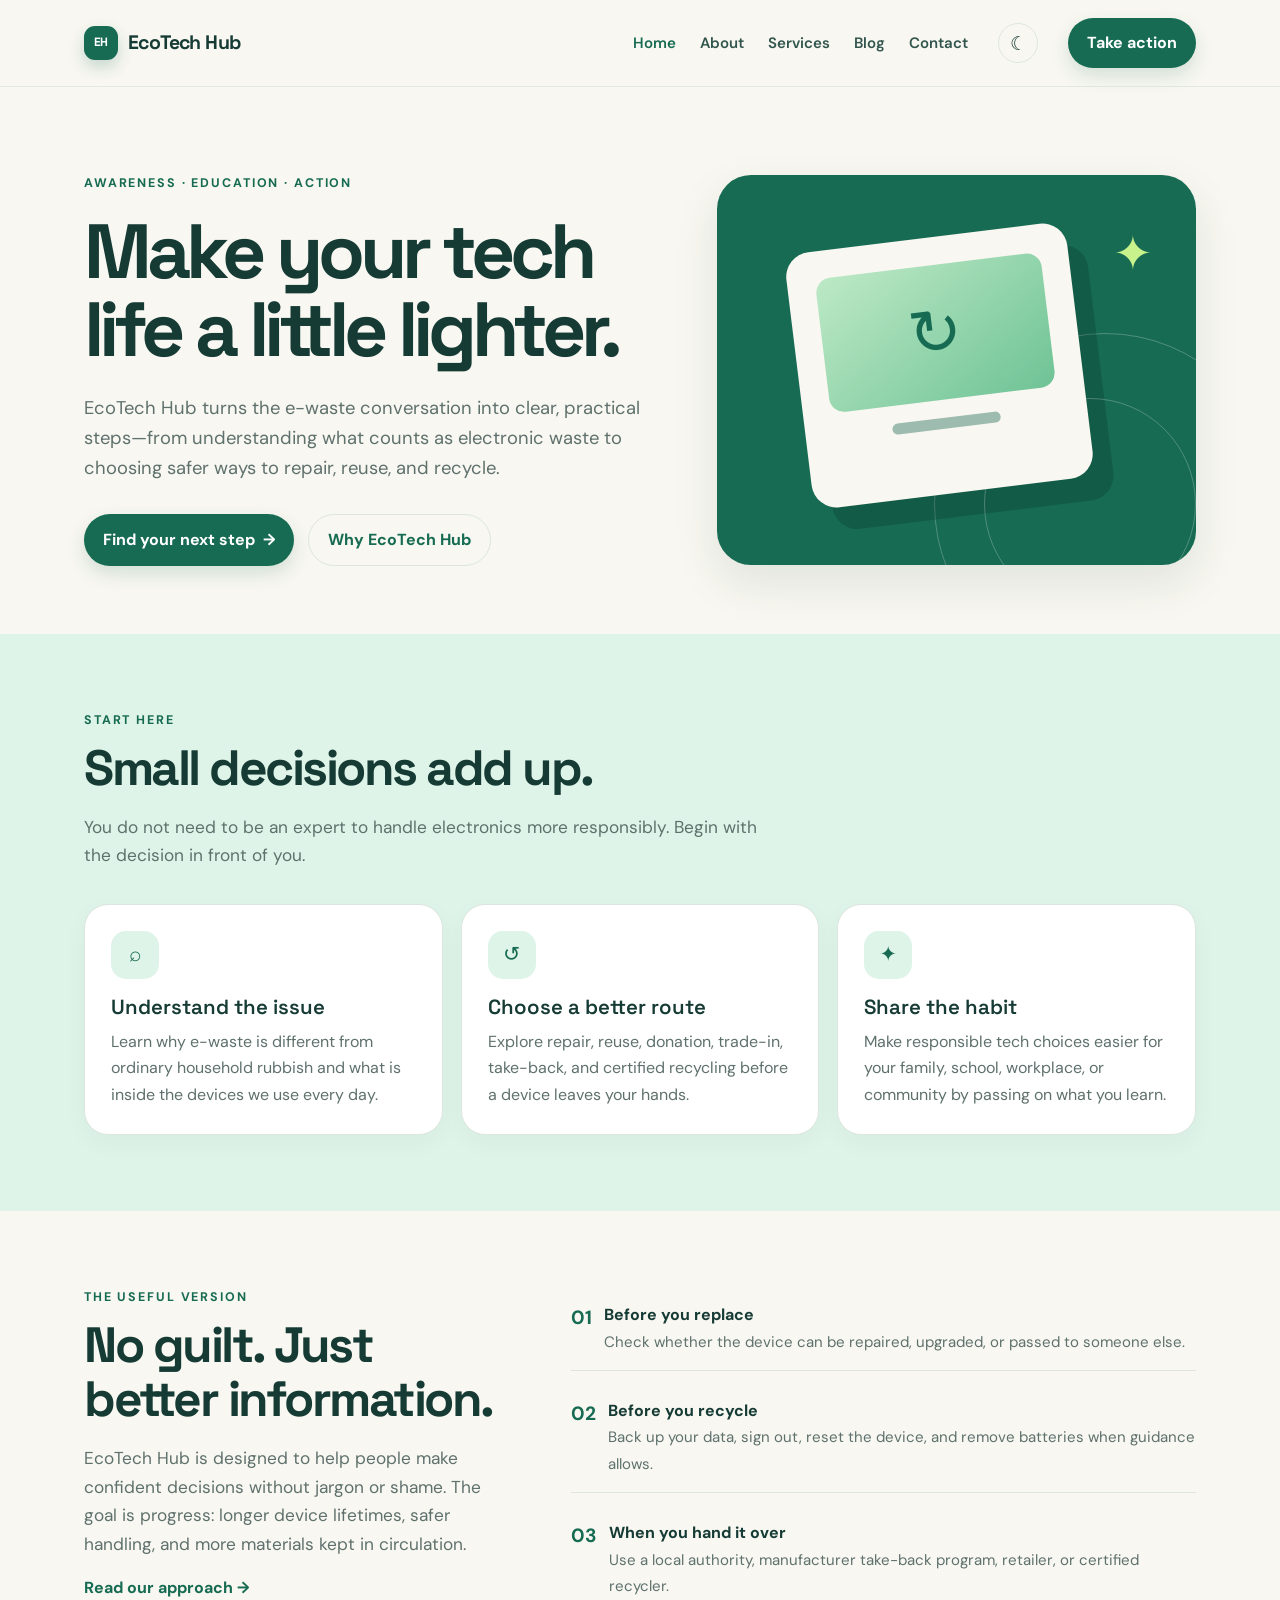
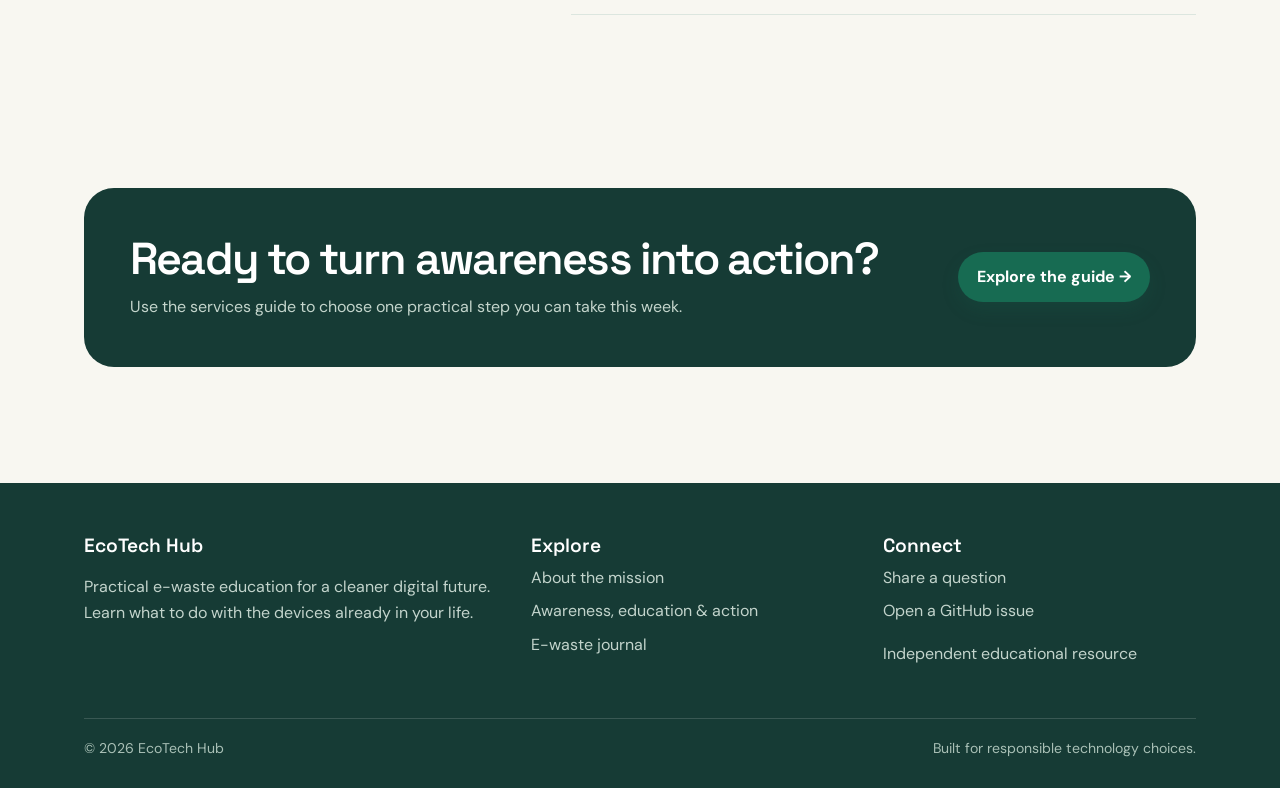
<file: index.html>
<!doctype html><html lang="en"><head>
<meta charset="utf-8">
<meta name="viewport" content="width=device-width, initial-scale=1">
<title>EcoTech Hub | E-waste awareness, education and action</title>
<meta name="description" content="EcoTech Hub helps people understand electronic waste, recycle responsibly, and take practical action for a cleaner digital future.">
<link rel="canonical" href="https://eyezake.github.io/ecotech-hub/">
<meta property="og:title" content="EcoTech Hub | E-waste awareness, education and action">
<meta property="og:description" content="EcoTech Hub helps people understand electronic waste, recycle responsibly, and take practical action for a cleaner digital future.">
<meta property="og:image" content="https://eyezake.github.io/ecotech-hub/og-image.png">
<meta property="og:url" content="https://eyezake.github.io/ecotech-hub/">
<meta property="og:type" content="website">
<meta property="og:site_name" content="EcoTech Hub">
<meta name="twitter:card" content="summary_large_image">
<meta name="twitter:title" content="EcoTech Hub | E-waste awareness, education and action">
<meta name="twitter:description" content="EcoTech Hub helps people understand electronic waste, recycle responsibly, and take practical action for a cleaner digital future.">
<meta name="twitter:image" content="https://eyezake.github.io/ecotech-hub/og-image.png">
<link rel="icon" href="./favicon.ico" sizes="any">
<link rel="stylesheet" href="./styles.css">
<script type="application/ld+json">{"@context":"https://schema.org","@type":"Organization","@id":"https://eyezake.github.io/ecotech-hub/#organization","name":"EcoTech Hub","url":"https://eyezake.github.io/ecotech-hub/","logo":"https://eyezake.github.io/ecotech-hub/og-image.png","description":"EcoTech Hub helps people understand electronic waste, recycle responsibly, and take practical action for a cleaner digital future."}</script>
</head><body><header class="site-header"><a class="skip-link" href="#main">Skip to content</a><div class="nav-wrap"><a class="brand" href="./"><span class="brand-mark" aria-hidden="true">EH</span><span>EcoTech Hub</span></a><button class="menu-toggle" aria-controls="site-nav" aria-expanded="false" aria-label="Open navigation">☰</button><nav id="site-nav" class="nav-links" aria-label="Primary navigation"><a href="./index.html" aria-current="page">Home</a><a href="./about.html">About</a><a href="./services.html">Services</a><a href="./blog.html">Blog</a><a href="./contact.html">Contact</a></nav><button class="theme-toggle" type="button" aria-pressed="false" aria-label="Switch to dark mode"><span class="theme-icon" aria-hidden="true">☾</span><span class="sr-only">Theme</span></button><a class="nav-cta" href="./contact.html">Take action</a></div></header><main id="main"><section class="hero"><div><div class="eyebrow">Awareness · education · action</div><h1>Make your tech life a little lighter.</h1><p>EcoTech Hub turns the e-waste conversation into clear, practical steps—from understanding what counts as electronic waste to choosing safer ways to repair, reuse, and recycle.</p><div class="actions"><a class="button" href="./services.html">Find your next step <span aria-hidden="true">→</span></a><a class="button secondary" href="./about.html">Why EcoTech Hub</a></div></div><div class="hero-art" role="img" aria-label="Illustration of a smartphone inside a circular economy loop"><div class="device"><div class="device-screen" aria-hidden="true">↻</div><div class="device-slot"></div></div><div class="orbit" aria-hidden="true">✦</div></div></section><section class="section-tint"><div class="inner"><div class="section-heading"><div class="eyebrow">Start here</div><h2>Small decisions add up.</h2><p>You do not need to be an expert to handle electronics more responsibly. Begin with the decision in front of you.</p></div><div class="grid"><article class="card"><div class="icon" aria-hidden="true">⌕</div><h3>Understand the issue</h3><p>Learn why e-waste is different from ordinary household rubbish and what is inside the devices we use every day.</p></article><article class="card"><div class="icon" aria-hidden="true">↺</div><h3>Choose a better route</h3><p>Explore repair, reuse, donation, trade-in, take-back, and certified recycling before a device leaves your hands.</p></article><article class="card"><div class="icon" aria-hidden="true">✦</div><h3>Share the habit</h3><p>Make responsible tech choices easier for your family, school, workplace, or community by passing on what you learn.</p></article></div></div></section><section class="section"><div class="split"><div class="section-heading"><div class="eyebrow">The useful version</div><h2>No guilt. Just better information.</h2><p>EcoTech Hub is designed to help people make confident decisions without jargon or shame. The goal is progress: longer device lifetimes, safer handling, and more materials kept in circulation.</p><a class="read-more" href="./about.html">Read our approach →</a></div><div class="checklist"><div class="check"><div class="checkmark">01</div><div><b>Before you replace</b><span>Check whether the device can be repaired, upgraded, or passed to someone else.</span></div></div><div class="check"><div class="checkmark">02</div><div><b>Before you recycle</b><span>Back up your data, sign out, reset the device, and remove batteries when guidance allows.</span></div></div><div class="check"><div class="checkmark">03</div><div><b>When you hand it over</b><span>Use a local authority, manufacturer take-back program, retailer, or certified recycler.</span></div></div></div></div></section><section class="section"><div class="banner"><div><h2>Ready to turn awareness into action?</h2><p>Use the services guide to choose one practical step you can take this week.</p></div><a class="button" href="./services.html">Explore the guide →</a></div></section></main><footer class="site-footer"><div class="footer-inner"><div class="footer-grid"><div><div class="footer-title">EcoTech Hub</div><p>Practical e-waste education for a cleaner digital future. Learn what to do with the devices already in your life.</p></div><div><div class="footer-title">Explore</div><a href="./about.html">About the mission</a><a href="./services.html">Awareness, education & action</a><a href="./blog.html">E-waste journal</a></div><div><div class="footer-title">Connect</div><a href="./contact.html">Share a question</a><a href="https://github.com/Eyezake/ecotech-hub/issues/new" rel="noopener">Open a GitHub issue</a><p>Independent educational resource</p></div></div><div class="copyright"><span>© 2026 EcoTech Hub</span><span>Built for responsible technology choices.</span></div></div></footer><script src="./scripts.js" defer></script></body></html>
</file>
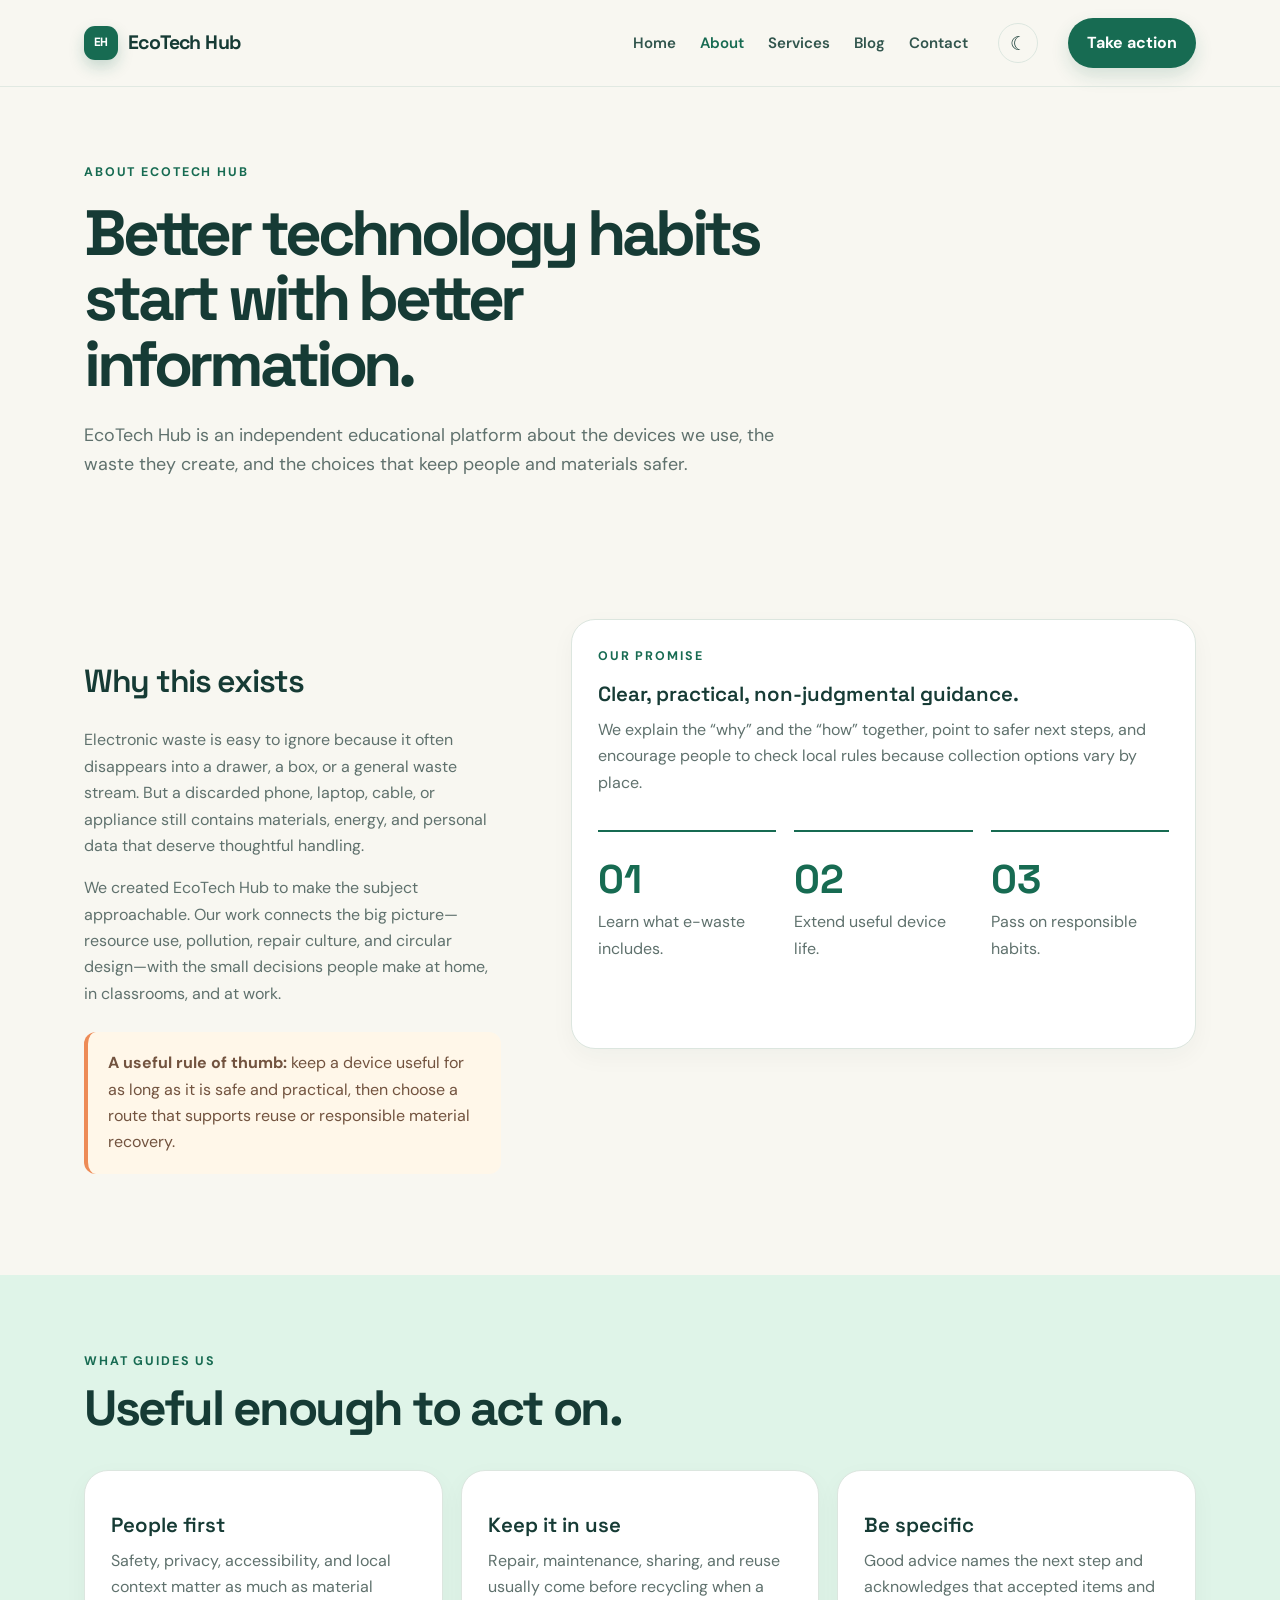
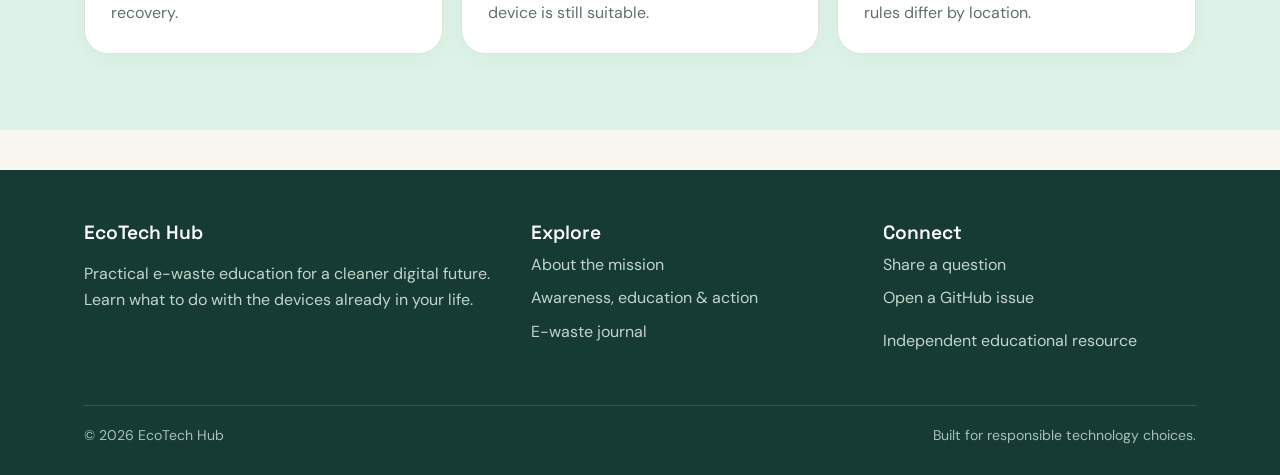
<file: about.html>
<!doctype html><html lang="en"><head>
<meta charset="utf-8">
<meta name="viewport" content="width=device-width, initial-scale=1">
<title>About EcoTech Hub | Practical e-waste education</title>
<meta name="description" content="Learn why EcoTech Hub exists and how our practical, non-judgmental approach connects e-waste awareness with everyday action.">
<link rel="canonical" href="https://eyezake.github.io/ecotech-hub/about.html">
<meta property="og:title" content="About EcoTech Hub | Practical e-waste education">
<meta property="og:description" content="Learn why EcoTech Hub exists and how our practical, non-judgmental approach connects e-waste awareness with everyday action.">
<meta property="og:image" content="https://eyezake.github.io/ecotech-hub/og-image.png">
<meta property="og:url" content="https://eyezake.github.io/ecotech-hub/about.html">
<meta property="og:type" content="website">
<meta property="og:site_name" content="EcoTech Hub">
<meta name="twitter:card" content="summary_large_image">
<meta name="twitter:title" content="About EcoTech Hub | Practical e-waste education">
<meta name="twitter:description" content="Learn why EcoTech Hub exists and how our practical, non-judgmental approach connects e-waste awareness with everyday action.">
<meta name="twitter:image" content="https://eyezake.github.io/ecotech-hub/og-image.png">
<link rel="icon" href="./favicon.ico" sizes="any">
<link rel="stylesheet" href="./styles.css">
<script type="application/ld+json">{"@context":"https://schema.org","@type":"Organization","@id":"https://eyezake.github.io/ecotech-hub/#organization","name":"EcoTech Hub","url":"https://eyezake.github.io/ecotech-hub/","logo":"https://eyezake.github.io/ecotech-hub/og-image.png","description":"EcoTech Hub helps people understand electronic waste, recycle responsibly, and take practical action for a cleaner digital future."}</script>
</head><body><header class="site-header"><a class="skip-link" href="#main">Skip to content</a><div class="nav-wrap"><a class="brand" href="./"><span class="brand-mark" aria-hidden="true">EH</span><span>EcoTech Hub</span></a><button class="menu-toggle" aria-controls="site-nav" aria-expanded="false" aria-label="Open navigation">☰</button><nav id="site-nav" class="nav-links" aria-label="Primary navigation"><a href="./index.html">Home</a><a href="./about.html" aria-current="page">About</a><a href="./services.html">Services</a><a href="./blog.html">Blog</a><a href="./contact.html">Contact</a></nav><button class="theme-toggle" type="button" aria-pressed="false" aria-label="Switch to dark mode"><span class="theme-icon" aria-hidden="true">☾</span><span class="sr-only">Theme</span></button><a class="nav-cta" href="./contact.html">Take action</a></div></header><main id="main"><section class="page-intro"><div class="eyebrow">About EcoTech Hub</div><h1>Better technology habits start with better information.</h1><p>EcoTech Hub is an independent educational platform about the devices we use, the waste they create, and the choices that keep people and materials safer.</p></section><section class="section"><div class="split"><div class="prose"><h2>Why this exists</h2><p>Electronic waste is easy to ignore because it often disappears into a drawer, a box, or a general waste stream. But a discarded phone, laptop, cable, or appliance still contains materials, energy, and personal data that deserve thoughtful handling.</p><p>We created EcoTech Hub to make the subject approachable. Our work connects the big picture—resource use, pollution, repair culture, and circular design—with the small decisions people make at home, in classrooms, and at work.</p><div class="notice"><strong>A useful rule of thumb:</strong> keep a device useful for as long as it is safe and practical, then choose a route that supports reuse or responsible material recovery.</div></div><div class="card"><div class="eyebrow">Our promise</div><h3>Clear, practical, non-judgmental guidance.</h3><p>We explain the “why” and the “how” together, point to safer next steps, and encourage people to check local rules because collection options vary by place.</p><div class="stats"><div class="stat"><div class="number">01</div><p>Learn what e-waste includes.</p></div><div class="stat"><div class="number">02</div><p>Extend useful device life.</p></div><div class="stat"><div class="number">03</div><p>Pass on responsible habits.</p></div></div></div></div></section><section class="section-tint"><div class="inner"><div class="section-heading"><div class="eyebrow">What guides us</div><h2>Useful enough to act on.</h2></div><div class="grid"><article class="card"><h3>People first</h3><p>Safety, privacy, accessibility, and local context matter as much as material recovery.</p></article><article class="card"><h3>Keep it in use</h3><p>Repair, maintenance, sharing, and reuse usually come before recycling when a device is still suitable.</p></article><article class="card"><h3>Be specific</h3><p>Good advice names the next step and acknowledges that accepted items and rules differ by location.</p></article></div></div></section></main><footer class="site-footer"><div class="footer-inner"><div class="footer-grid"><div><div class="footer-title">EcoTech Hub</div><p>Practical e-waste education for a cleaner digital future. Learn what to do with the devices already in your life.</p></div><div><div class="footer-title">Explore</div><a href="./about.html">About the mission</a><a href="./services.html">Awareness, education & action</a><a href="./blog.html">E-waste journal</a></div><div><div class="footer-title">Connect</div><a href="./contact.html">Share a question</a><a href="https://github.com/Eyezake/ecotech-hub/issues/new" rel="noopener">Open a GitHub issue</a><p>Independent educational resource</p></div></div><div class="copyright"><span>© 2026 EcoTech Hub</span><span>Built for responsible technology choices.</span></div></div></footer><script src="./scripts.js" defer></script></body></html>
</file>
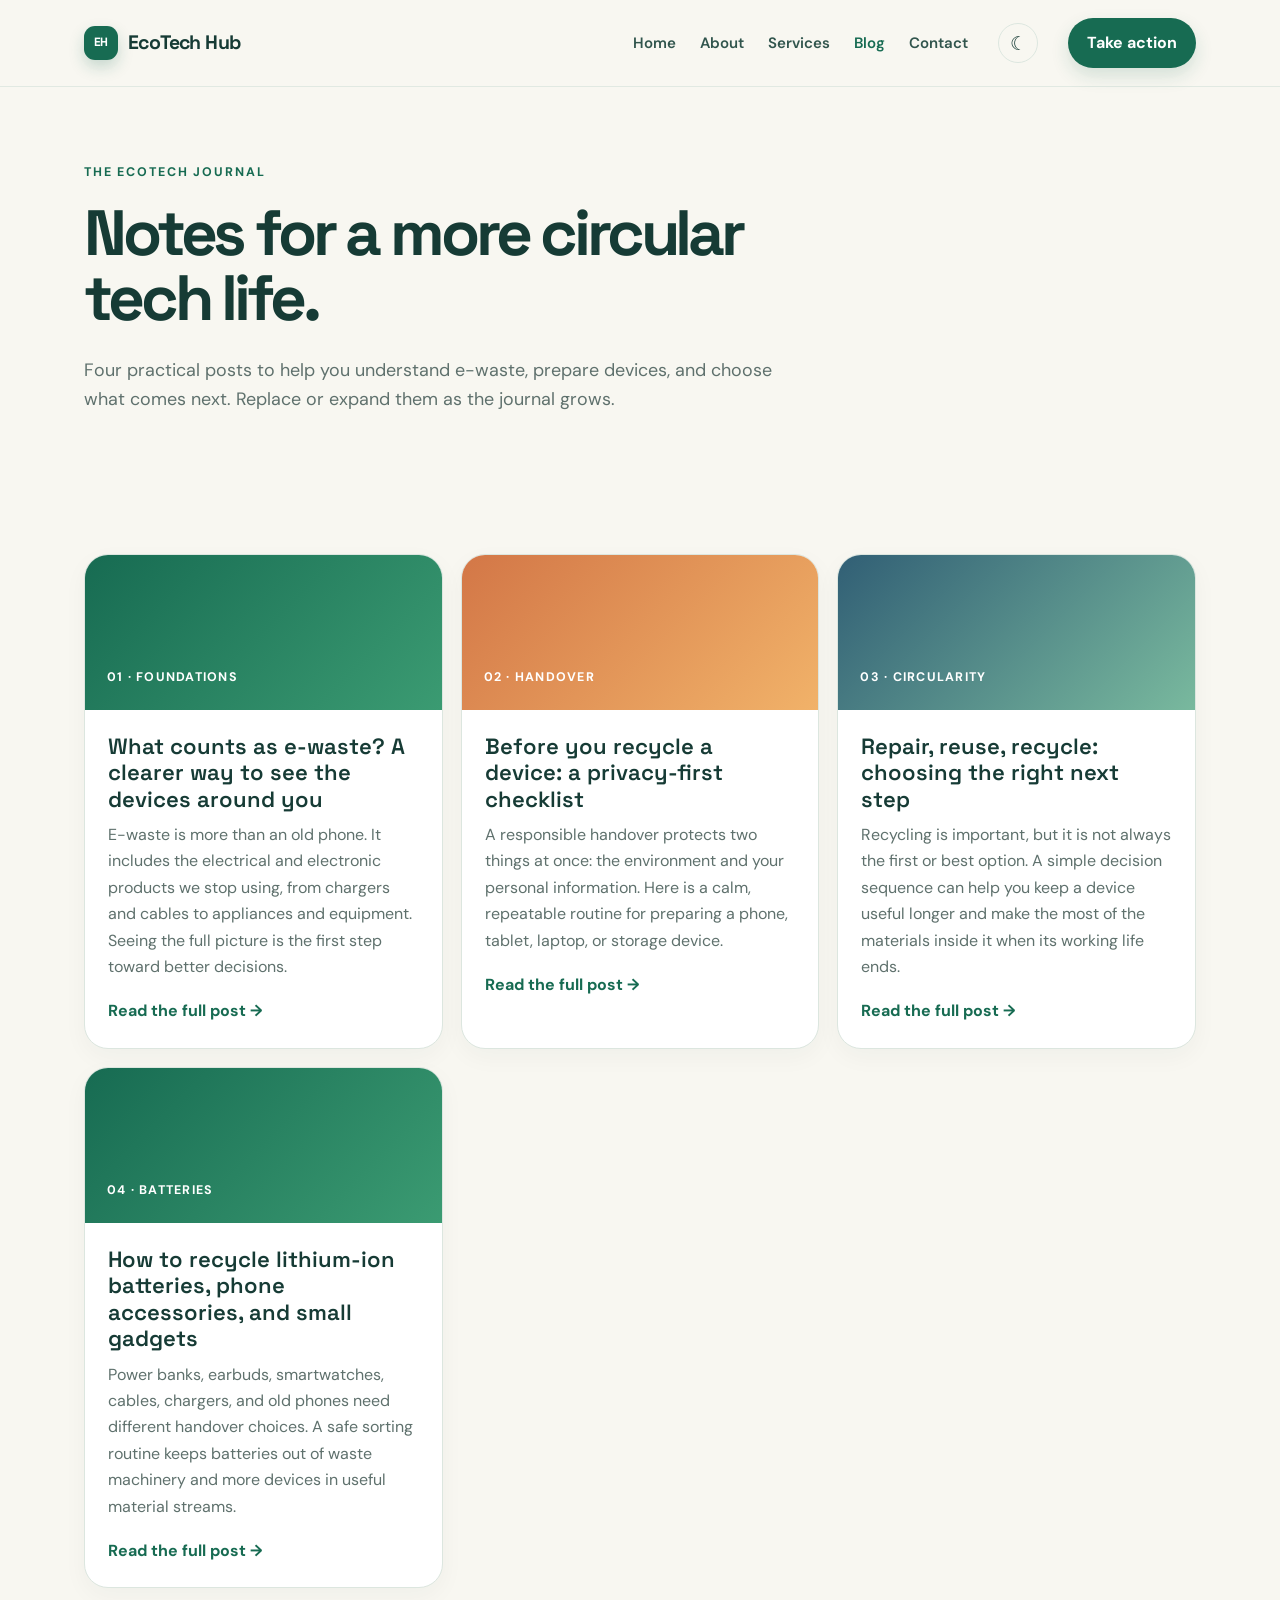
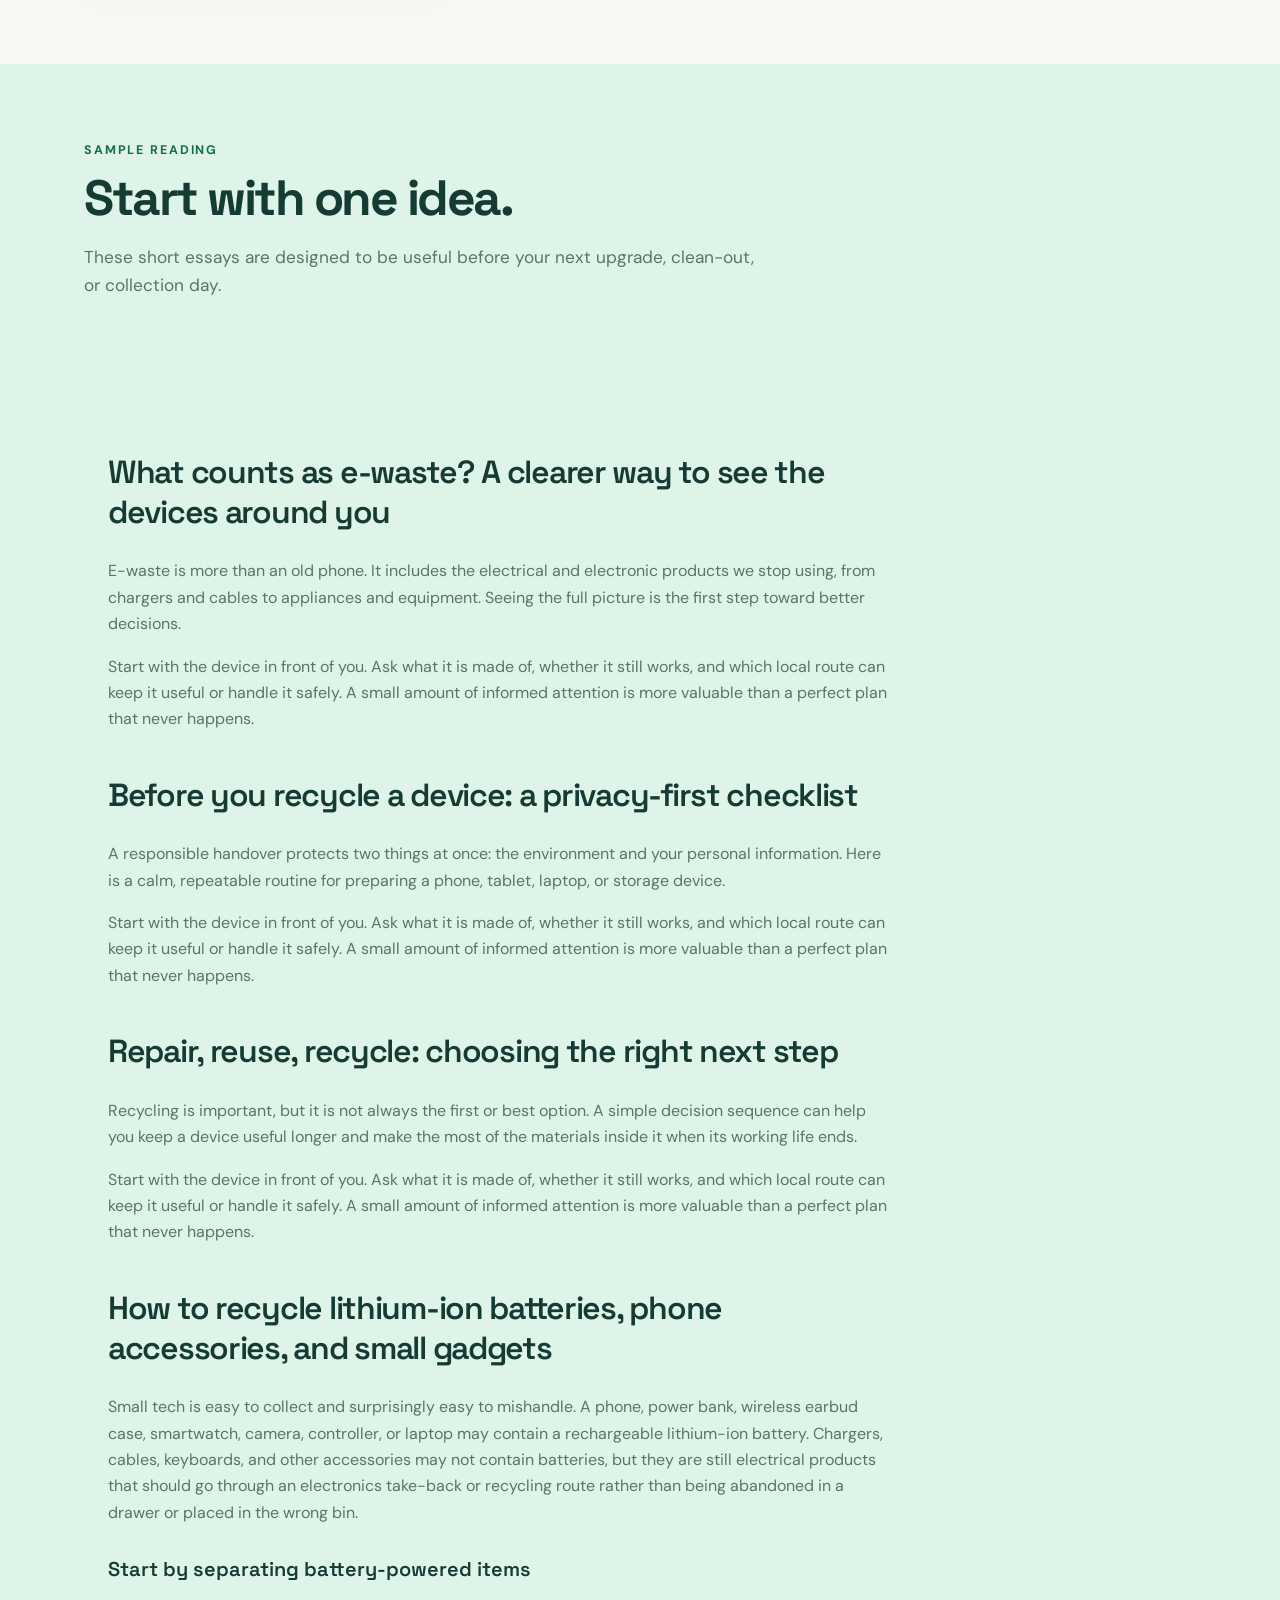
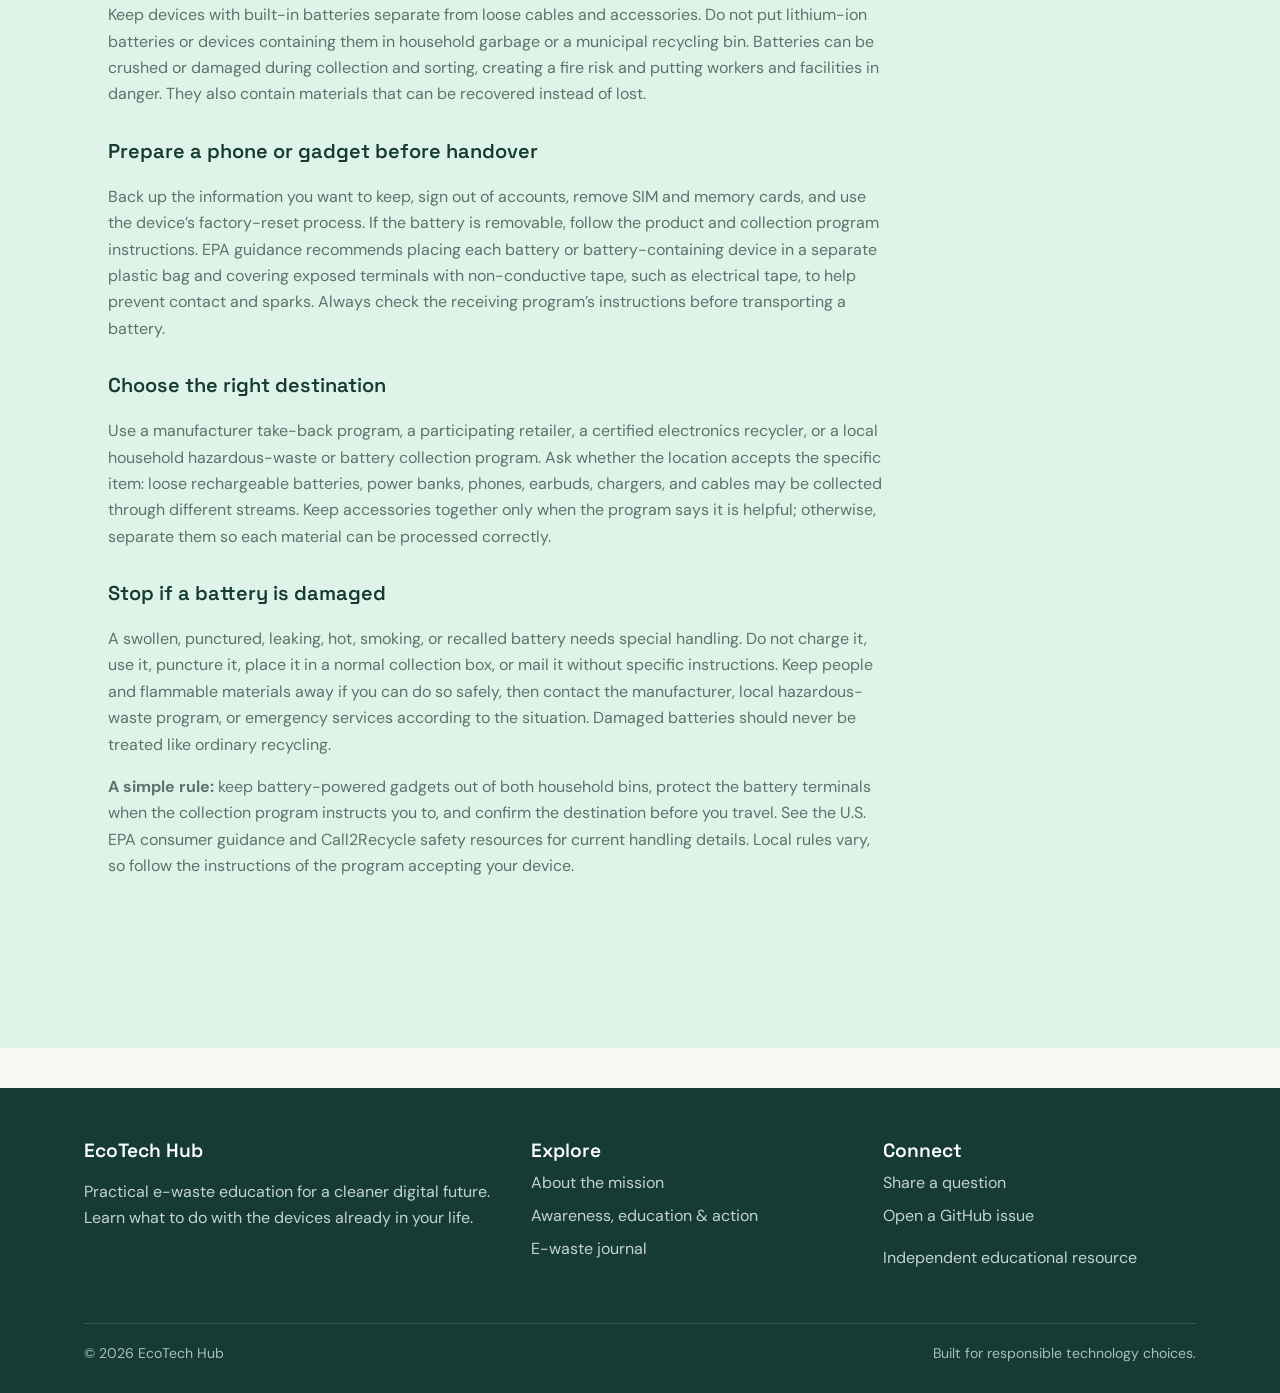
<file: blog.html>
<!doctype html><html lang="en"><head>
<meta charset="utf-8">
<meta name="viewport" content="width=device-width, initial-scale=1">
<title>Blog | E-waste journal | EcoTech Hub</title>
<meta name="description" content="Read practical EcoTech Hub articles about e-waste categories, privacy-safe recycling, repair, reuse, and circular technology habits.">
<link rel="canonical" href="https://eyezake.github.io/ecotech-hub/blog.html">
<meta property="og:title" content="Blog | E-waste journal | EcoTech Hub">
<meta property="og:description" content="Read practical EcoTech Hub articles about e-waste categories, privacy-safe recycling, repair, reuse, and circular technology habits.">
<meta property="og:image" content="https://eyezake.github.io/ecotech-hub/og-image.png">
<meta property="og:url" content="https://eyezake.github.io/ecotech-hub/blog.html">
<meta property="og:type" content="website">
<meta property="og:site_name" content="EcoTech Hub">
<meta name="twitter:card" content="summary_large_image">
<meta name="twitter:title" content="Blog | E-waste journal | EcoTech Hub">
<meta name="twitter:description" content="Read practical EcoTech Hub articles about e-waste categories, privacy-safe recycling, repair, reuse, and circular technology habits.">
<meta name="twitter:image" content="https://eyezake.github.io/ecotech-hub/og-image.png">
<link rel="icon" href="./favicon.ico" sizes="any">
<link rel="stylesheet" href="./styles.css">
<script type="application/ld+json">{"@context":"https://schema.org","@type":"Organization","@id":"https://eyezake.github.io/ecotech-hub/#organization","name":"EcoTech Hub","url":"https://eyezake.github.io/ecotech-hub/","logo":"https://eyezake.github.io/ecotech-hub/og-image.png","description":"EcoTech Hub helps people understand electronic waste, recycle responsibly, and take practical action for a cleaner digital future."}</script>
</head><body><header class="site-header"><a class="skip-link" href="#main">Skip to content</a><div class="nav-wrap"><a class="brand" href="./"><span class="brand-mark" aria-hidden="true">EH</span><span>EcoTech Hub</span></a><button class="menu-toggle" aria-controls="site-nav" aria-expanded="false" aria-label="Open navigation">☰</button><nav id="site-nav" class="nav-links" aria-label="Primary navigation"><a href="./index.html">Home</a><a href="./about.html">About</a><a href="./services.html">Services</a><a href="./blog.html" aria-current="page">Blog</a><a href="./contact.html">Contact</a></nav><button class="theme-toggle" type="button" aria-pressed="false" aria-label="Switch to dark mode"><span class="theme-icon" aria-hidden="true">☾</span><span class="sr-only">Theme</span></button><a class="nav-cta" href="./contact.html">Take action</a></div></header><main id="main"><section class="page-intro"><div class="eyebrow">The EcoTech journal</div><h1>Notes for a more circular tech life.</h1><p>Four practical posts to help you understand e-waste, prepare devices, and choose what comes next. Replace or expand them as the journal grows.</p></section><section class="section"><div class="post-grid"><article class="card post"><div class="post-top"><span>01 · Foundations</span></div><div class="post-body"><h2>What counts as e-waste? A clearer way to see the devices around you</h2><p>E-waste is more than an old phone. It includes the electrical and electronic products we stop using, from chargers and cables to appliances and equipment. Seeing the full picture is the first step toward better decisions.</p><a class="read-more" href="./blog.html#1">Read the full post →</a></div></article><article class="card post"><div class="post-top"><span>02 · Handover</span></div><div class="post-body"><h2>Before you recycle a device: a privacy-first checklist</h2><p>A responsible handover protects two things at once: the environment and your personal information. Here is a calm, repeatable routine for preparing a phone, tablet, laptop, or storage device.</p><a class="read-more" href="./blog.html#2">Read the full post →</a></div></article><article class="card post"><div class="post-top"><span>03 · Circularity</span></div><div class="post-body"><h2>Repair, reuse, recycle: choosing the right next step</h2><p>Recycling is important, but it is not always the first or best option. A simple decision sequence can help you keep a device useful longer and make the most of the materials inside it when its working life ends.</p><a class="read-more" href="./blog.html#3">Read the full post →</a></div></article><article class="card post"><div class="post-top"><span>04 · Batteries</span></div><div class="post-body"><h2>How to recycle lithium-ion batteries, phone accessories, and small gadgets</h2><p>Power banks, earbuds, smartwatches, cables, chargers, and old phones need different handover choices. A safe sorting routine keeps batteries out of waste machinery and more devices in useful material streams.</p><a class="read-more" href="./blog.html#4">Read the full post →</a></div></article></div></section><section class="section-tint"><div class="inner"><div class="section-heading"><div class="eyebrow">Sample reading</div><h2>Start with one idea.</h2><p>These short essays are designed to be useful before your next upgrade, clean-out, or collection day.</p></div><section class="section"><div class="prose"><article id="1"><h2>What counts as e-waste? A clearer way to see the devices around you</h2><p>E-waste is more than an old phone. It includes the electrical and electronic products we stop using, from chargers and cables to appliances and equipment. Seeing the full picture is the first step toward better decisions.</p><p>Start with the device in front of you. Ask what it is made of, whether it still works, and which local route can keep it useful or handle it safely. A small amount of informed attention is more valuable than a perfect plan that never happens.</p></article><article id="2"><h2>Before you recycle a device: a privacy-first checklist</h2><p>A responsible handover protects two things at once: the environment and your personal information. Here is a calm, repeatable routine for preparing a phone, tablet, laptop, or storage device.</p><p>Start with the device in front of you. Ask what it is made of, whether it still works, and which local route can keep it useful or handle it safely. A small amount of informed attention is more valuable than a perfect plan that never happens.</p></article><article id="3"><h2>Repair, reuse, recycle: choosing the right next step</h2><p>Recycling is important, but it is not always the first or best option. A simple decision sequence can help you keep a device useful longer and make the most of the materials inside it when its working life ends.</p><p>Start with the device in front of you. Ask what it is made of, whether it still works, and which local route can keep it useful or handle it safely. A small amount of informed attention is more valuable than a perfect plan that never happens.</p><article id="4"><h2>How to recycle lithium-ion batteries, phone accessories, and small gadgets</h2><p>Small tech is easy to collect and surprisingly easy to mishandle. A phone, power bank, wireless earbud case, smartwatch, camera, controller, or laptop may contain a rechargeable lithium-ion battery. Chargers, cables, keyboards, and other accessories may not contain batteries, but they are still electrical products that should go through an electronics take-back or recycling route rather than being abandoned in a drawer or placed in the wrong bin.</p><h3>Start by separating battery-powered items</h3><p>Keep devices with built-in batteries separate from loose cables and accessories. Do not put lithium-ion batteries or devices containing them in household garbage or a municipal recycling bin. Batteries can be crushed or damaged during collection and sorting, creating a fire risk and putting workers and facilities in danger. They also contain materials that can be recovered instead of lost.</p><h3>Prepare a phone or gadget before handover</h3><p>Back up the information you want to keep, sign out of accounts, remove SIM and memory cards, and use the device’s factory-reset process. If the battery is removable, follow the product and collection program instructions. EPA guidance recommends placing each battery or battery-containing device in a separate plastic bag and covering exposed terminals with non-conductive tape, such as electrical tape, to help prevent contact and sparks. Always check the receiving program’s instructions before transporting a battery.</p><h3>Choose the right destination</h3><p>Use a manufacturer take-back program, a participating retailer, a certified electronics recycler, or a local household hazardous-waste or battery collection program. Ask whether the location accepts the specific item: loose rechargeable batteries, power banks, phones, earbuds, chargers, and cables may be collected through different streams. Keep accessories together only when the program says it is helpful; otherwise, separate them so each material can be processed correctly.</p><h3>Stop if a battery is damaged</h3><p>A swollen, punctured, leaking, hot, smoking, or recalled battery needs special handling. Do not charge it, use it, puncture it, place it in a normal collection box, or mail it without specific instructions. Keep people and flammable materials away if you can do so safely, then contact the manufacturer, local hazardous-waste program, or emergency services according to the situation. Damaged batteries should never be treated like ordinary recycling.</p><p><strong>A simple rule:</strong> keep battery-powered gadgets out of both household bins, protect the battery terminals when the collection program instructs you to, and confirm the destination before you travel. See the <a href="https://www.epa.gov/recycle/used-lithium-ion-batteries" rel="noopener">U.S. EPA consumer guidance</a> and <a href="https://call2recycle.ca/safety/" rel="noopener">Call2Recycle safety resources</a> for current handling details. Local rules vary, so follow the instructions of the program accepting your device.</p></article></div></section></div></section></main><footer class="site-footer"><div class="footer-inner"><div class="footer-grid"><div><div class="footer-title">EcoTech Hub</div><p>Practical e-waste education for a cleaner digital future. Learn what to do with the devices already in your life.</p></div><div><div class="footer-title">Explore</div><a href="./about.html">About the mission</a><a href="./services.html">Awareness, education & action</a><a href="./blog.html">E-waste journal</a></div><div><div class="footer-title">Connect</div><a href="./contact.html">Share a question</a><a href="https://github.com/Eyezake/ecotech-hub/issues/new" rel="noopener">Open a GitHub issue</a><p>Independent educational resource</p></div></div><div class="copyright"><span>© 2026 EcoTech Hub</span><span>Built for responsible technology choices.</span></div></div></footer><script src="./scripts.js" defer></script></body></html>
</file>
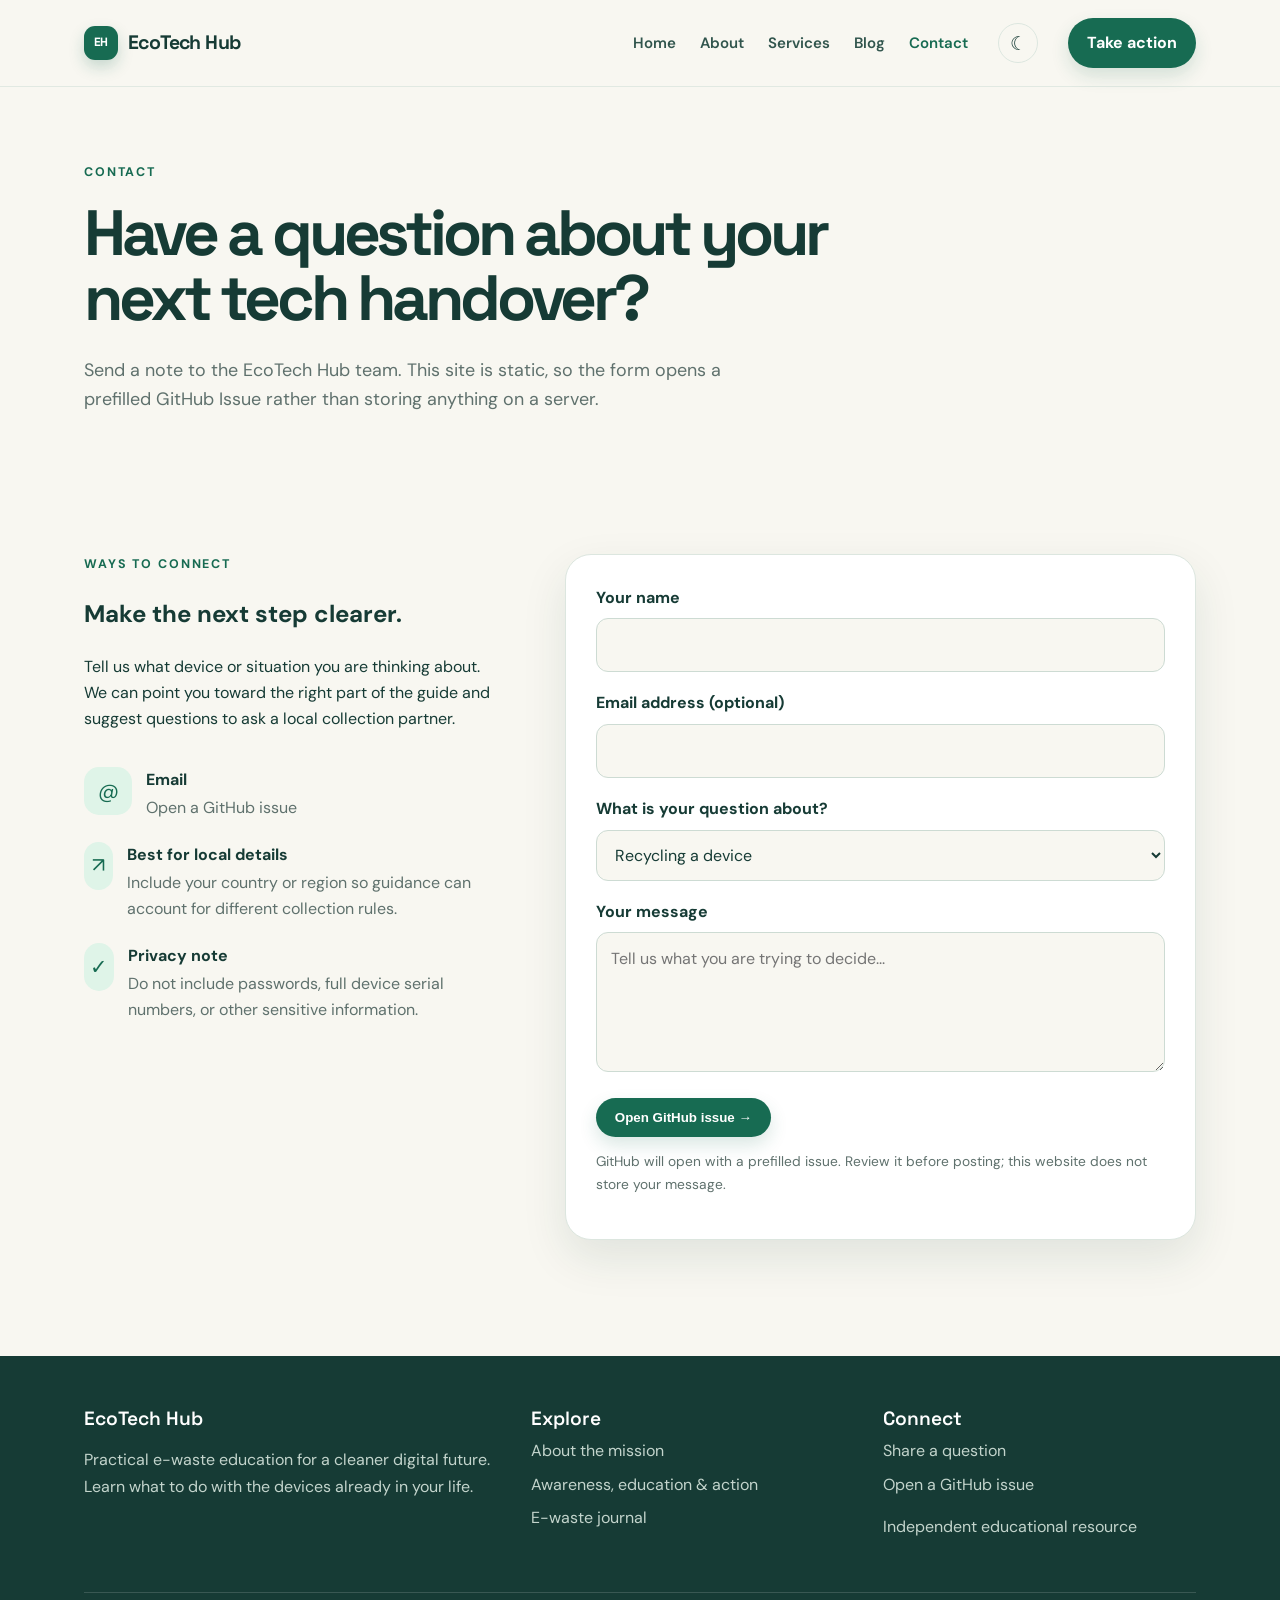
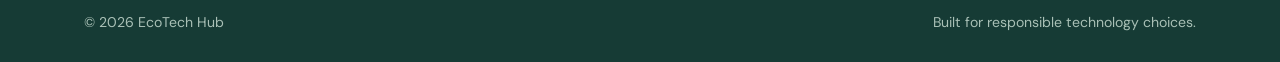
<file: contact.html>
<!doctype html><html lang="en"><head>
<meta charset="utf-8">
<meta name="viewport" content="width=device-width, initial-scale=1">
<title>Contact EcoTech Hub | Ask an e-waste question</title>
<meta name="description" content="Contact EcoTech Hub with a question about e-waste recycling, repair, reuse, data safety, or community education.">
<link rel="canonical" href="https://eyezake.github.io/ecotech-hub/contact.html">
<meta property="og:title" content="Contact EcoTech Hub | Ask an e-waste question">
<meta property="og:description" content="Contact EcoTech Hub with a question about e-waste recycling, repair, reuse, data safety, or community education.">
<meta property="og:image" content="https://eyezake.github.io/ecotech-hub/og-image.png">
<meta property="og:url" content="https://eyezake.github.io/ecotech-hub/contact.html">
<meta property="og:type" content="website">
<meta property="og:site_name" content="EcoTech Hub">
<meta name="twitter:card" content="summary_large_image">
<meta name="twitter:title" content="Contact EcoTech Hub | Ask an e-waste question">
<meta name="twitter:description" content="Contact EcoTech Hub with a question about e-waste recycling, repair, reuse, data safety, or community education.">
<meta name="twitter:image" content="https://eyezake.github.io/ecotech-hub/og-image.png">
<link rel="icon" href="./favicon.ico" sizes="any">
<link rel="stylesheet" href="./styles.css">
<script type="application/ld+json">{"@context":"https://schema.org","@type":"Organization","@id":"https://eyezake.github.io/ecotech-hub/#organization","name":"EcoTech Hub","url":"https://eyezake.github.io/ecotech-hub/","logo":"https://eyezake.github.io/ecotech-hub/og-image.png","description":"EcoTech Hub helps people understand electronic waste, recycle responsibly, and take practical action for a cleaner digital future."}</script>
</head><body><header class="site-header"><a class="skip-link" href="#main">Skip to content</a><div class="nav-wrap"><a class="brand" href="./"><span class="brand-mark" aria-hidden="true">EH</span><span>EcoTech Hub</span></a><button class="menu-toggle" aria-controls="site-nav" aria-expanded="false" aria-label="Open navigation">☰</button><nav id="site-nav" class="nav-links" aria-label="Primary navigation"><a href="./index.html">Home</a><a href="./about.html">About</a><a href="./services.html">Services</a><a href="./blog.html">Blog</a><a href="./contact.html" aria-current="page">Contact</a></nav><button class="theme-toggle" type="button" aria-pressed="false" aria-label="Switch to dark mode"><span class="theme-icon" aria-hidden="true">☾</span><span class="sr-only">Theme</span></button><a class="nav-cta" href="./contact.html">Take action</a></div></header><main id="main"><section class="page-intro"><div class="eyebrow">Contact</div><h1>Have a question about your next tech handover?</h1><p>Send a note to the EcoTech Hub team. This site is static, so the form opens a prefilled GitHub Issue rather than storing anything on a server.</p></section><section class="section"><article class="contact-layout"><div><div class="eyebrow">Ways to connect</div><h2>Make the next step clearer.</h2><p class="section-heading">Tell us what device or situation you are thinking about. We can point you toward the right part of the guide and suggest questions to ask a local collection partner.</p><div class="contact-list"><div class="contact-item"><div class="icon" aria-hidden="true">@</div><div><b>Email</b><p><a href="https://github.com/Eyezake/ecotech-hub/issues/new" rel="noopener">Open a GitHub issue</a></p></div></div><div class="contact-item"><div class="icon" aria-hidden="true">↗</div><div><b>Best for local details</b><p>Include your country or region so guidance can account for different collection rules.</p></div></div><div class="contact-item"><div class="icon" aria-hidden="true">✓</div><div><b>Privacy note</b><p>Do not include passwords, full device serial numbers, or other sensitive information.</p></div></div></div></div><div class="form-card"><form id="contact-form"><label for="name">Your name</label><input id="name" name="name" autocomplete="name" required><label for="email">Email address (optional)</label><input id="email" name="email" type="email" autocomplete="email"><label for="topic">What is your question about?</label><select id="topic" name="topic"><option>Recycling a device</option><option>Repair or reuse</option><option>Data and privacy</option><option>Community education</option><option>Something else</option></select><label for="message">Your message</label><textarea id="message" name="message" required placeholder="Tell us what you are trying to decide..."></textarea><button class="button" type="submit">Open GitHub issue →</button><p class="form-note">GitHub will open with a prefilled issue. Review it before posting; this website does not store your message.</p></form></div></div></section></main><footer class="site-footer"><div class="footer-inner"><div class="footer-grid"><div><div class="footer-title">EcoTech Hub</div><p>Practical e-waste education for a cleaner digital future. Learn what to do with the devices already in your life.</p></div><div><div class="footer-title">Explore</div><a href="./about.html">About the mission</a><a href="./services.html">Awareness, education & action</a><a href="./blog.html">E-waste journal</a></div><div><div class="footer-title">Connect</div><a href="./contact.html">Share a question</a><a href="https://github.com/Eyezake/ecotech-hub/issues/new" rel="noopener">Open a GitHub issue</a><p>Independent educational resource</p></div></div><div class="copyright"><span>© 2026 EcoTech Hub</span><span>Built for responsible technology choices.</span></div></div></footer><script src="./scripts.js" defer></script></body></html>
</file>
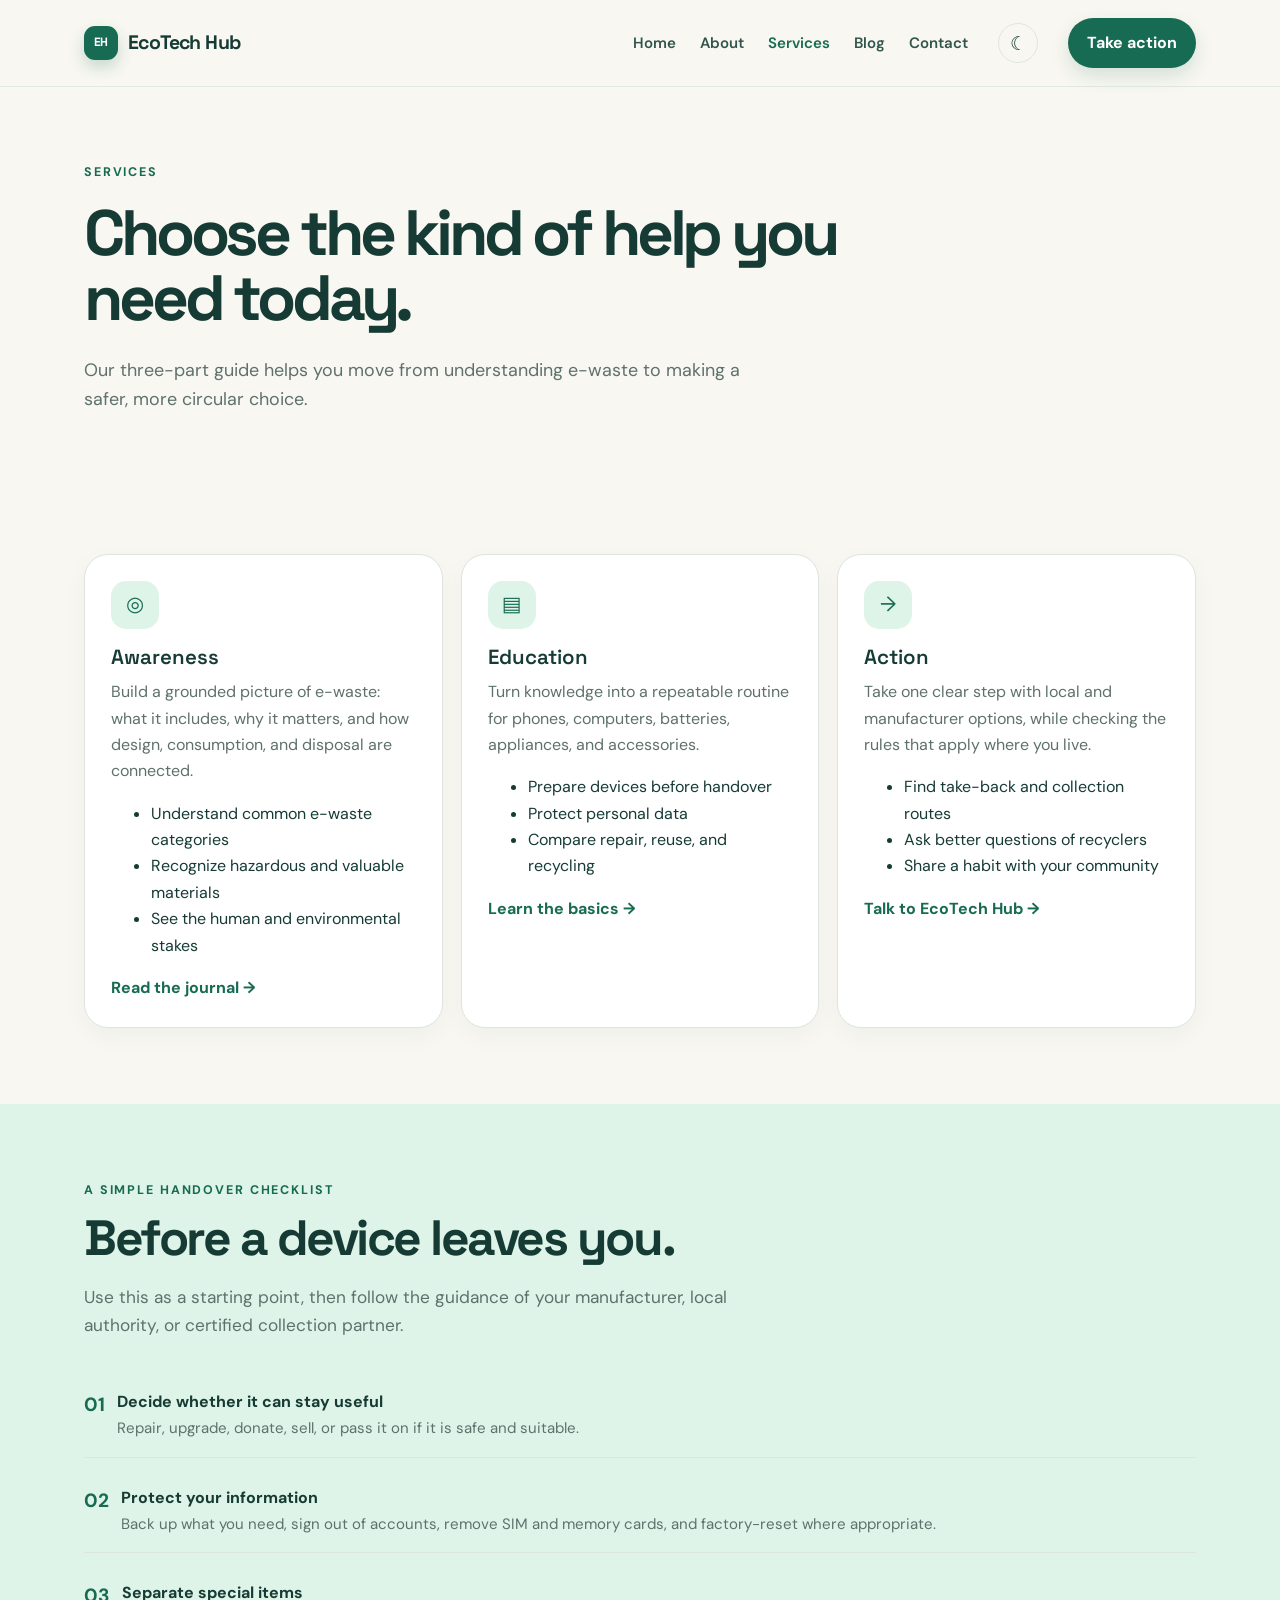
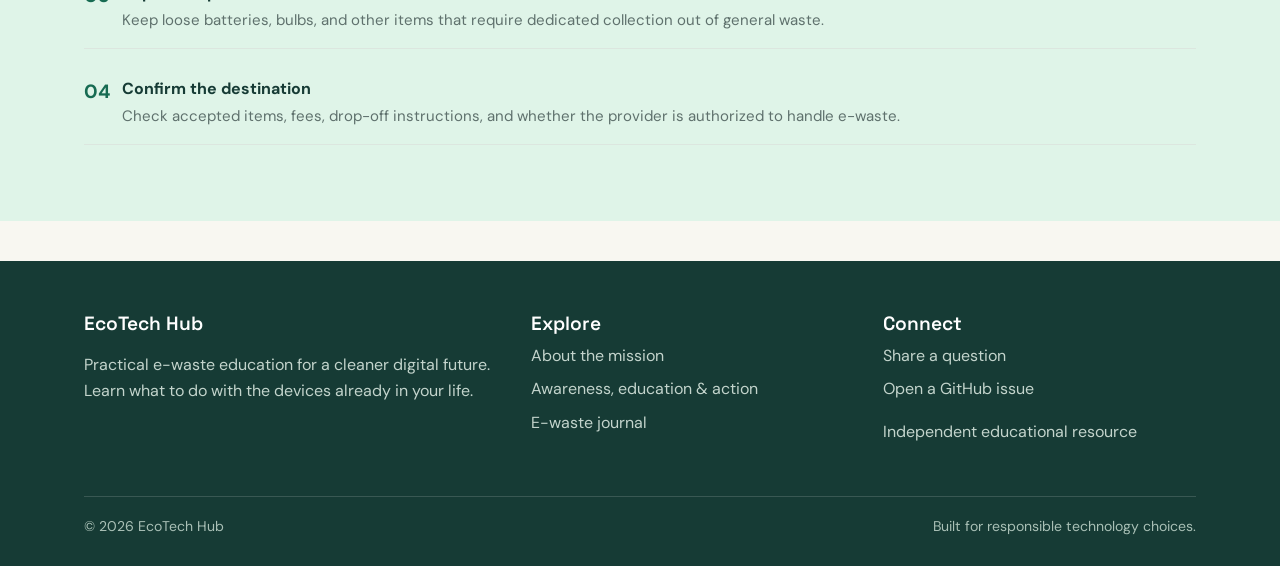
<file: services.html>
<!doctype html><html lang="en"><head>
<meta charset="utf-8">
<meta name="viewport" content="width=device-width, initial-scale=1">
<title>Services | E-waste awareness, education and action</title>
<meta name="description" content="Explore EcoTech Hub services for e-waste awareness, device education, privacy-safe handover, and practical recycling action.">
<link rel="canonical" href="https://eyezake.github.io/ecotech-hub/services.html">
<meta property="og:title" content="Services | E-waste awareness, education and action">
<meta property="og:description" content="Explore EcoTech Hub services for e-waste awareness, device education, privacy-safe handover, and practical recycling action.">
<meta property="og:image" content="https://eyezake.github.io/ecotech-hub/og-image.png">
<meta property="og:url" content="https://eyezake.github.io/ecotech-hub/services.html">
<meta property="og:type" content="website">
<meta property="og:site_name" content="EcoTech Hub">
<meta name="twitter:card" content="summary_large_image">
<meta name="twitter:title" content="Services | E-waste awareness, education and action">
<meta name="twitter:description" content="Explore EcoTech Hub services for e-waste awareness, device education, privacy-safe handover, and practical recycling action.">
<meta name="twitter:image" content="https://eyezake.github.io/ecotech-hub/og-image.png">
<link rel="icon" href="./favicon.ico" sizes="any">
<link rel="stylesheet" href="./styles.css">
<script type="application/ld+json">{"@context":"https://schema.org","@type":"Organization","@id":"https://eyezake.github.io/ecotech-hub/#organization","name":"EcoTech Hub","url":"https://eyezake.github.io/ecotech-hub/","logo":"https://eyezake.github.io/ecotech-hub/og-image.png","description":"EcoTech Hub helps people understand electronic waste, recycle responsibly, and take practical action for a cleaner digital future."}</script>
</head><body><header class="site-header"><a class="skip-link" href="#main">Skip to content</a><div class="nav-wrap"><a class="brand" href="./"><span class="brand-mark" aria-hidden="true">EH</span><span>EcoTech Hub</span></a><button class="menu-toggle" aria-controls="site-nav" aria-expanded="false" aria-label="Open navigation">☰</button><nav id="site-nav" class="nav-links" aria-label="Primary navigation"><a href="./index.html">Home</a><a href="./about.html">About</a><a href="./services.html" aria-current="page">Services</a><a href="./blog.html">Blog</a><a href="./contact.html">Contact</a></nav><button class="theme-toggle" type="button" aria-pressed="false" aria-label="Switch to dark mode"><span class="theme-icon" aria-hidden="true">☾</span><span class="sr-only">Theme</span></button><a class="nav-cta" href="./contact.html">Take action</a></div></header><main id="main"><section class="page-intro"><div class="eyebrow">Services</div><h1>Choose the kind of help you need today.</h1><p>Our three-part guide helps you move from understanding e-waste to making a safer, more circular choice.</p></section><section class="section"><div class="grid"><article class="card"><div class="icon" aria-hidden="true">◎</div><h3>Awareness</h3><p>Build a grounded picture of e-waste: what it includes, why it matters, and how design, consumption, and disposal are connected.</p><ul><li>Understand common e-waste categories</li><li>Recognize hazardous and valuable materials</li><li>See the human and environmental stakes</li></ul><a class="read-more" href="./blog.html">Read the journal →</a></article><article class="card"><div class="icon" aria-hidden="true">▤</div><h3>Education</h3><p>Turn knowledge into a repeatable routine for phones, computers, batteries, appliances, and accessories.</p><ul><li>Prepare devices before handover</li><li>Protect personal data</li><li>Compare repair, reuse, and recycling</li></ul><a class="read-more" href="./blog.html">Learn the basics →</a></article><article class="card"><div class="icon" aria-hidden="true">→</div><h3>Action</h3><p>Take one clear step with local and manufacturer options, while checking the rules that apply where you live.</p><ul><li>Find take-back and collection routes</li><li>Ask better questions of recyclers</li><li>Share a habit with your community</li></ul><a class="read-more" href="./contact.html">Talk to EcoTech Hub →</a></article></div></section><section class="section-tint"><div class="inner"><div class="section-heading"><div class="eyebrow">A simple handover checklist</div><h2>Before a device leaves you.</h2><p>Use this as a starting point, then follow the guidance of your manufacturer, local authority, or certified collection partner.</p></div><div class="checklist"><div class="check"><div class="checkmark">01</div><div><b>Decide whether it can stay useful</b><span>Repair, upgrade, donate, sell, or pass it on if it is safe and suitable.</span></div></div><div class="check"><div class="checkmark">02</div><div><b>Protect your information</b><span>Back up what you need, sign out of accounts, remove SIM and memory cards, and factory-reset where appropriate.</span></div></div><div class="check"><div class="checkmark">03</div><div><b>Separate special items</b><span>Keep loose batteries, bulbs, and other items that require dedicated collection out of general waste.</span></div></div><div class="check"><div class="checkmark">04</div><div><b>Confirm the destination</b><span>Check accepted items, fees, drop-off instructions, and whether the provider is authorized to handle e-waste.</span></div></div></div></div></section></main><footer class="site-footer"><div class="footer-inner"><div class="footer-grid"><div><div class="footer-title">EcoTech Hub</div><p>Practical e-waste education for a cleaner digital future. Learn what to do with the devices already in your life.</p></div><div><div class="footer-title">Explore</div><a href="./about.html">About the mission</a><a href="./services.html">Awareness, education & action</a><a href="./blog.html">E-waste journal</a></div><div><div class="footer-title">Connect</div><a href="./contact.html">Share a question</a><a href="https://github.com/Eyezake/ecotech-hub/issues/new" rel="noopener">Open a GitHub issue</a><p>Independent educational resource</p></div></div><div class="copyright"><span>© 2026 EcoTech Hub</span><span>Built for responsible technology choices.</span></div></div></footer><script src="./scripts.js" defer></script></body></html>
</file>
<file: styles.css>
@import url('https://fonts.googleapis.com/css2?family=DM+Sans:wght@400;500;600;700&family=Space+Grotesk:wght@500;600;700&display=swap');
:root{--ink:#163b35;--muted:#5f716d;--paper:#f8f7f1;--card:#fff;--line:#dce6df;--green:#176b52;--lime:#c8f28b;--mint:#dff4e8;--orange:#ed8b57;--shadow:0 18px 45px rgba(22,59,53,.10);--radius:24px;color-scheme:light}[data-theme="dark"]{--ink:#eaf5ef;--muted:#b4c8c0;--paper:#0d2420;--card:#173b34;--line:#31594f;--green:#6fddb0;--lime:#d3f5a1;--mint:#1b473c;--orange:#f4ad7f;--shadow:0 18px 45px rgba(0,0,0,.28);color-scheme:dark}*{box-sizing:border-box}html{scroll-behavior:smooth}body{margin:0;background:var(--paper);color:var(--ink);font:16px/1.65 'DM Sans',system-ui,sans-serif}a{color:inherit;text-decoration:none}a:hover{text-decoration:underline;text-underline-offset:3px}img{max-width:100%;display:block}.skip-link{position:absolute;left:-999px;top:8px;background:var(--ink);color:#fff;padding:8px 12px;border-radius:8px;z-index:10}.skip-link:focus{left:8px}.site-header{position:sticky;top:0;z-index:5;background:rgba(248,247,241,.94);backdrop-filter:blur(12px);border-bottom:1px solid rgba(220,230,223,.8)}.nav-wrap{max-width:1160px;margin:auto;padding:18px 24px;display:flex;align-items:center;gap:30px}.brand{display:flex;align-items:center;gap:10px;font-family:'Space Grotesk',sans-serif;font-weight:700;font-size:1.22rem;letter-spacing:-.03em;margin-right:auto}.brand-mark{width:34px;height:34px;border-radius:11px;background:var(--green);color:#fff;display:grid;place-items:center;font-size:.75rem;letter-spacing:-.08em;box-shadow:0 7px 15px rgba(23,107,82,.22)}.nav-links{display:flex;align-items:center;gap:24px;font-weight:600;font-size:.94rem;color:#31554d}.theme-toggle{display:inline-flex;align-items:center;justify-content:center;width:40px;height:40px;border:1px solid var(--line);border-radius:50%;background:transparent;color:var(--ink);cursor:pointer;font-size:1.2rem;transition:transform .2s,background .2s}.theme-toggle:hover{background:var(--mint);transform:rotate(12deg)}.nav-links a[aria-current=page]{color:var(--green)}.nav-cta,.button{display:inline-flex;align-items:center;justify-content:center;gap:8px;border:0;border-radius:999px;background:var(--green);color:#fff;padding:12px 19px;font-weight:700;cursor:pointer;box-shadow:0 8px 18px rgba(23,107,82,.16)}.nav-cta:hover,.button:hover{background:#0f553f;text-decoration:none;transform:translateY(-1px)}.menu-toggle{display:none;background:none;border:1px solid var(--line);border-radius:10px;padding:8px 10px;color:var(--ink);font-size:1.2rem}.hero{max-width:1160px;margin:0 auto;padding:86px 24px 68px;display:grid;grid-template-columns:1.08fr .92fr;gap:70px;align-items:center}.eyebrow{color:var(--green);font-size:.78rem;text-transform:uppercase;letter-spacing:.15em;font-weight:700}.hero h1,.page-intro h1{font:700 clamp(2.7rem,6vw,5.35rem)/1.02 'Space Grotesk',sans-serif;letter-spacing:-.065em;margin:18px 0 24px;max-width:720px}.hero p{font-size:1.15rem;color:var(--muted);max-width:570px}.actions{display:flex;gap:14px;flex-wrap:wrap;margin-top:30px}.button.secondary{background:transparent;color:var(--green);border:1px solid var(--line);box-shadow:none}.button.secondary:hover{background:var(--mint)}.hero-art{min-height:390px;border-radius:34px;background:var(--green);position:relative;overflow:hidden;padding:30px;box-shadow:var(--shadow)}.hero-art:before,.hero-art:after{content:'';position:absolute;border:1px solid rgba(255,255,255,.24);border-radius:50%;width:340px;height:340px;right:-80px;bottom:-110px}.hero-art:after{width:210px;height:210px;right:0;bottom:-45px}.device{position:absolute;left:17%;top:16%;width:59%;height:66%;background:var(--paper);border-radius:25px;transform:rotate(-7deg);box-shadow:18px 24px 0 rgba(5,46,38,.25);padding:28px}.device-screen{height:67%;border-radius:15px;background:linear-gradient(145deg,#bde9c6,#6fc396);display:grid;place-items:center;color:var(--green);font-size:4rem}.device-slot{height:11px;width:48%;margin:18px auto 0;background:#9ebbb0;border-radius:99px}.orbit{position:absolute;right:9%;top:10%;color:var(--lime);font-size:3rem}.section{max-width:1160px;margin:0 auto;padding:76px 24px}.section-tint{background:var(--mint);max-width:none}.section-tint>.inner{max-width:1160px;margin:auto;padding:76px 24px}.section-heading{max-width:680px;margin-bottom:34px}.section-heading h2{font:700 clamp(2rem,4vw,3.1rem)/1.1 'Space Grotesk',sans-serif;letter-spacing:-.05em;margin:10px 0 14px}.section-heading p{color:var(--muted);font-size:1.08rem}.grid{display:grid;grid-template-columns:repeat(3,1fr);gap:18px}.card{background:var(--card);border:1px solid var(--line);border-radius:var(--radius);padding:26px;box-shadow:0 8px 24px rgba(22,59,53,.04)}.card h3{font:600 1.28rem/1.2 'Space Grotesk',sans-serif;margin:16px 0 10px}.card p{color:var(--muted);margin:0}.icon{width:48px;height:48px;border-radius:15px;background:var(--mint);display:grid;place-items:center;color:var(--green);font-size:1.3rem}.number{font:700 2.5rem 'Space Grotesk',sans-serif;color:var(--green)}.split{display:grid;grid-template-columns:.8fr 1.2fr;gap:70px;align-items:start}.checklist{display:grid;gap:12px}.check{display:flex;gap:12px;align-items:flex-start;padding:15px 0;border-bottom:1px solid var(--line)}.check b{display:block}.check span{color:var(--muted);font-size:.94rem}.checkmark{color:var(--green);font-weight:700;font-size:1.2rem}.banner{background:var(--ink);color:#fff;border-radius:30px;padding:46px;display:flex;align-items:center;justify-content:space-between;gap:30px}.banner h2{font:600 clamp(1.8rem,4vw,2.8rem)/1.1 'Space Grotesk',sans-serif;letter-spacing:-.04em;margin:0}.banner p{color:#c4d5cc;margin:.7rem 0 0;max-width:560px}.page-intro{max-width:1160px;margin:auto;padding:75px 24px 45px}.page-intro h1{font-size:clamp(2.5rem,5vw,4.5rem);max-width:760px} .page-intro p{max-width:700px;color:var(--muted);font-size:1.12rem}.prose{max-width:780px}.prose h2{font:600 2rem 'Space Grotesk',sans-serif;letter-spacing:-.04em;margin-top:42px}.prose h3{font:600 1.25rem 'Space Grotesk',sans-serif;margin-top:30px}.prose p,.prose li{color:var(--muted)}.prose ul{padding-left:20px}.stats{display:grid;grid-template-columns:repeat(3,1fr);gap:18px;margin:34px 0}.stat{padding:22px 0;border-top:2px solid var(--green)}.stat p{color:var(--muted);margin:4px 0}.post-grid{display:grid;grid-template-columns:repeat(3,1fr);gap:18px}.post{overflow:hidden;padding:0}.post-top{height:155px;background:linear-gradient(135deg,var(--green),#3b9b72);padding:22px;color:#fff;display:flex;align-items:flex-end}.post:nth-child(2) .post-top{background:linear-gradient(135deg,#d37747,#f1b269)}.post:nth-child(3) .post-top{background:linear-gradient(135deg,#315f75,#79b99e)}.post-top span{font-size:.78rem;text-transform:uppercase;letter-spacing:.1em;font-weight:700}.post-body{padding:23px}.post-body h2{font:600 1.38rem/1.2 'Space Grotesk',sans-serif;margin:0 0 10px}.post-body p{color:var(--muted);margin:0 0 18px}.read-more{font-weight:700;color:var(--green)}.contact-layout{display:grid;grid-template-columns:.8fr 1.2fr;gap:60px}.contact-list{display:grid;gap:18px;margin-top:25px}.contact-item{display:flex;gap:14px;align-items:flex-start}.contact-item p{color:var(--muted);margin:2px 0}.form-card{background:var(--card);border:1px solid var(--line);border-radius:26px;padding:30px;box-shadow:var(--shadow)}label{display:block;font-weight:700;margin:0 0 7px}input,textarea,select{width:100%;border:1px solid #cddbd3;border-radius:12px;background:var(--paper);padding:13px 14px;font:inherit;color:var(--ink);margin-bottom:18px}input:focus,textarea:focus,select:focus{outline:3px solid rgba(23,107,82,.16);border-color:var(--green)}textarea{min-height:140px;resize:vertical}.form-note{color:var(--muted);font-size:.86rem;margin-top:13px}.site-footer{background:var(--ink);color:#fff;margin-top:40px}.footer-inner{max-width:1160px;margin:auto;padding:50px 24px 28px}.footer-grid{display:grid;grid-template-columns:1.3fr 1fr 1fr;gap:40px}.footer-grid p,.footer-grid a{color:#c3d4cc}.footer-grid a{display:block;margin:7px 0}.footer-title{font:600 1.2rem 'Space Grotesk',sans-serif}.copyright{border-top:1px solid rgba(255,255,255,.15);margin-top:35px;padding-top:18px;color:#a9c0b6;font-size:.88rem;display:flex;justify-content:space-between;gap:15px;flex-wrap:wrap}.notice{background:#fff7e9;border-left:4px solid var(--orange);padding:18px 20px;border-radius:12px;color:#72533f;margin:25px 0}.sr-only{position:absolute;width:1px;height:1px;padding:0;margin:-1px;overflow:hidden;clip:rect(0,0,0,0);white-space:nowrap;border:0}[data-theme="dark"] .site-header{background:rgba(13,36,32,.94);border-bottom-color:rgba(49,89,79,.8)}[data-theme="dark"] .nav-links{color:#cfe2da}[data-theme="dark"] .nav-cta,[data-theme="dark"] .button{color:#08241b}[data-theme="dark"] .brand-mark{color:#08241b}[data-theme="dark"] .notice{background:#3d2d21;color:#ffe0c5}[data-theme="dark"] .notice strong{color:#fff0dc}[data-theme="dark"] .device{box-shadow:18px 24px 0 rgba(0,0,0,.28)}@media(max-width:800px){.nav-wrap{padding:14px 18px}.menu-toggle{display:block}.nav-links{display:none;position:absolute;left:0;right:0;top:67px;background:var(--paper);padding:14px 20px 20px;border-bottom:1px solid var(--line);flex-direction:column;align-items:flex-start;gap:12px}.nav-links.open{display:flex}.nav-cta{display:none}.hero{grid-template-columns:1fr;gap:35px;padding-top:55px}.hero-art{min-height:310px}.grid,.post-grid{grid-template-columns:1fr}.split,.contact-layout{grid-template-columns:1fr;gap:32px}.stats{grid-template-columns:1fr}.banner{padding:30px;display:block}.banner .button{margin-top:22px}.section,.section-tint>.inner{padding:55px 20px}.page-intro{padding:55px 20px 32px}.footer-grid{grid-template-columns:1fr 1fr;gap:25px}.footer-grid>div:first-child{grid-column:1/-1}}@media(prefers-reduced-motion:reduce){*{scroll-behavior:auto!important;transition:none!important;animation:none!important}}
</file>
